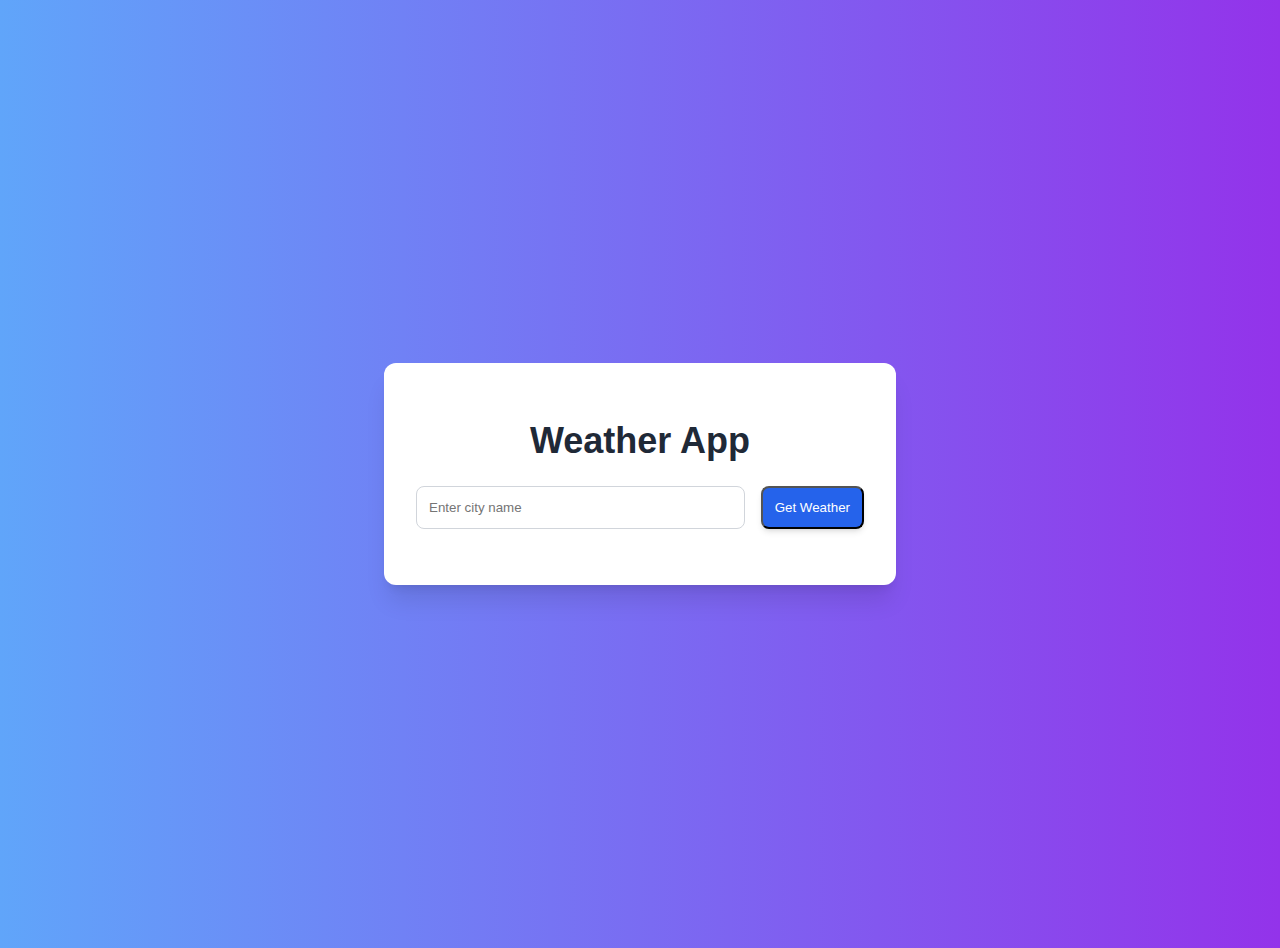
<file: index.html>
<!DOCTYPE html>
<html lang="en">
<head>
    <meta charset="UTF-8">
    <meta name="viewport" content="width=device-width, initial-scale=1.0">
    <title>Weather App</title>
    <link rel="stylesheet" href="style.css">
</head>
<body>
    <div class="container">
        <h1>Weather App</h1>

        <div class="input-group">
            <input
                type="text"
                id="cityInput"
                placeholder="Enter city name"
            />
            <button id="fetchWeatherBtn">
                Get Weather
            </button>
        </div>

        <div class="weather-display">
            <p id="message" class="message"></p>
            <div id="loadingIndicator" class="loading-indicator hidden">Loading weather data...</div>

            <div id="weatherInfo" class="weather-info hidden">
                <h2 id="cityName"></h2>
                <p>Temperature: <span id="temperature"></span></p>
                <p>Humidity: <span id="humidity"></span></p>
                <p>Description: <span id="description"></span></p>
            </div>
        </div>
    </div>

    <script src="script.js"></script>
</body>
</html>
</file>
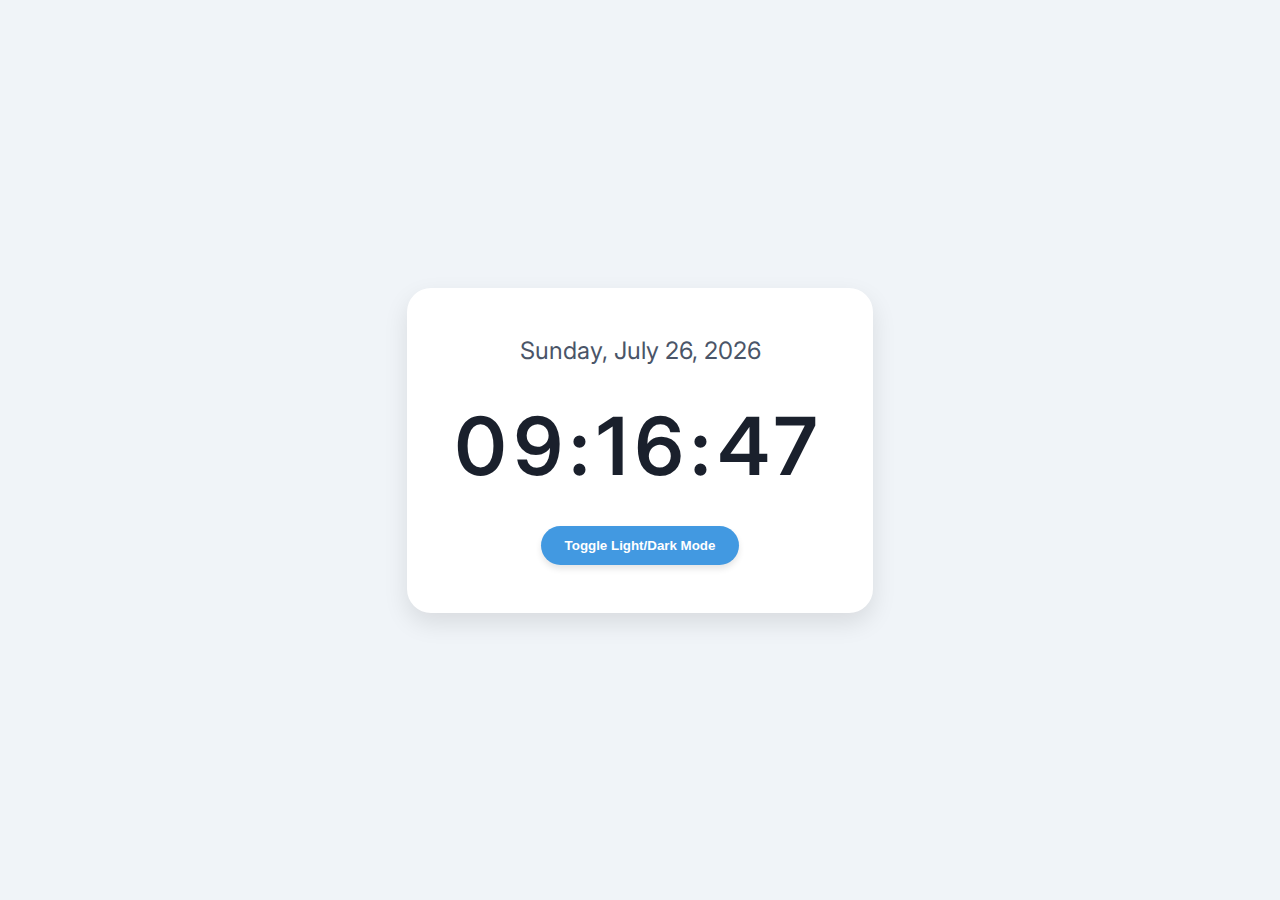
<file: tasks/DigitalClock/index.html>
<!DOCTYPE html>
<html lang="en">
<head>
    <meta charset="UTF-8">
    <meta name="viewport" content="width=device-width, initial-scale=1.0">
    <title>Digital Clock</title>
    <link href="https://fonts.googleapis.com/css2?family=Inter:wght@400;600&display=swap" rel="stylesheet">
    <link rel="stylesheet" href="style.css">
</head>
<body>
    <div class="clock-container">
        <div class="date" id="date"></div>
        <div class="time" id="time"></div>
        <button class="toggle-button" id="modeToggle">Toggle Light/Dark Mode</button>
    </div>

    <script src="script.js"></script>
</body>
</html>
</file>
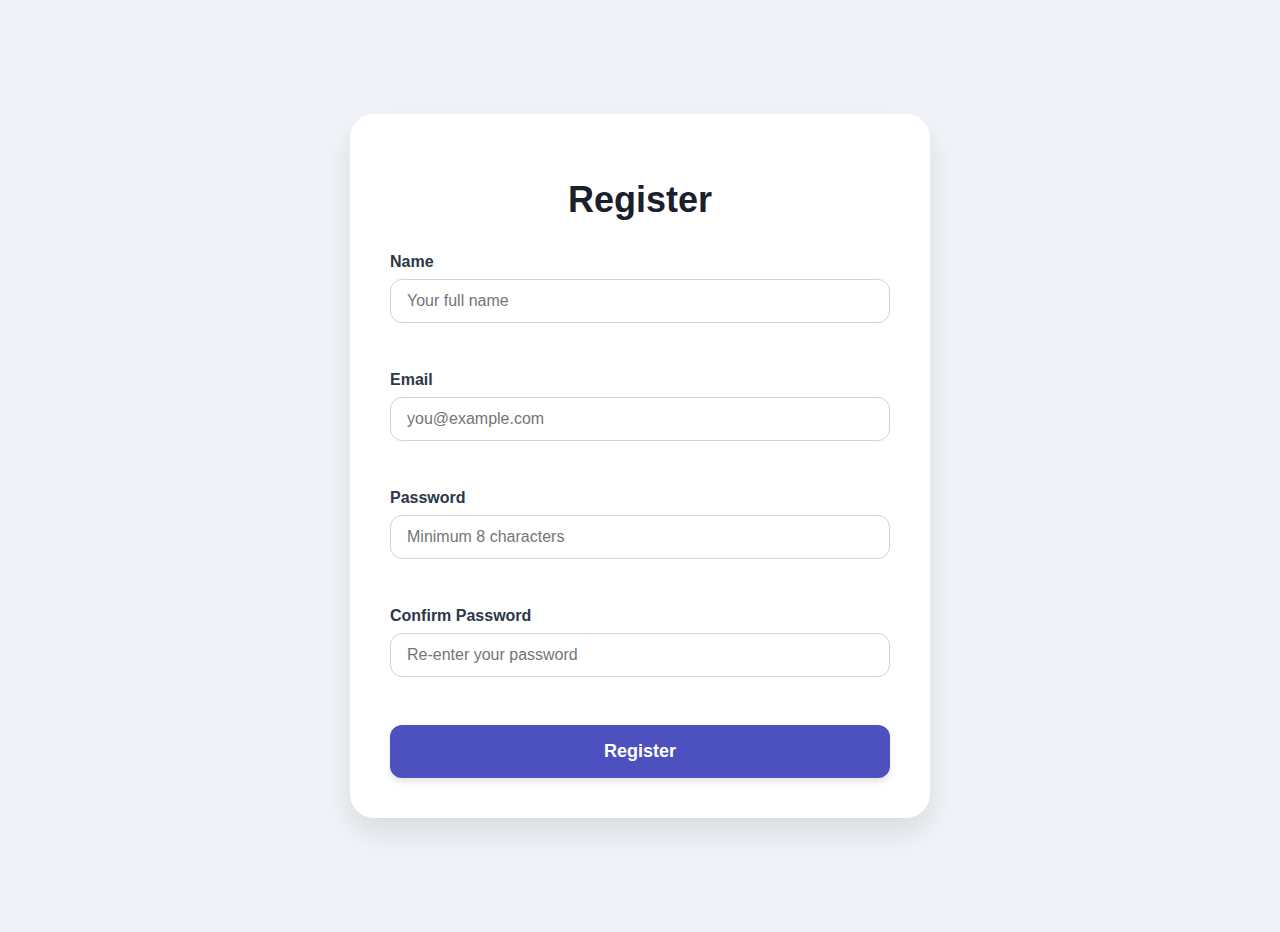
<file: tasks/FormValidation/index.html>
<!DOCTYPE html>
<html lang="en">
<head>
    <meta charset="UTF-8">
    <meta name="viewport" content="width=device-width, initial-scale=1.0">
    <title>Form Validation</title>
    <link rel="stylesheet" href="style.css">
</head>
<body>
    <div class="form-container">
        <h1>Register</h1>

        <form id="registrationForm">
            <div class="form-group">
                <label for="name" class="form-label">Name</label>
                <input type="text" id="name" name="name" class="form-input" placeholder="Your full name">
                <div id="nameError" class="error-message"></div>
            </div>

            <div class="form-group">
                <label for="email" class="form-label">Email</label>
                <input type="email" id="email" name="email" class="form-input" placeholder="you@example.com">
                <div id="emailError" class="error-message"></div>
            </div>

            <div class="form-group">
                <label for="password" class="form-label">Password</label>
                <input type="password" id="password" name="password" class="form-input" placeholder="Minimum 8 characters">
                <div id="passwordError" class="error-message"></div>
            </div>

            <div class="form-group">
                <label for="confirmPassword" class="form-label">Confirm Password</label>
                <input type="password" id="confirmPassword" name="confirmPassword" class="form-input" placeholder="Re-enter your password">
                <div id="confirmPasswordError" class="error-message"></div>
            </div>

            <button type="submit" class="btn-submit">Register</button>
            <div id="formSuccess" class="success-message hidden">Registration successful!</div>
        </form>
    </div>

    
    <script src="script.js"></script>
</body>
</html>
</file>
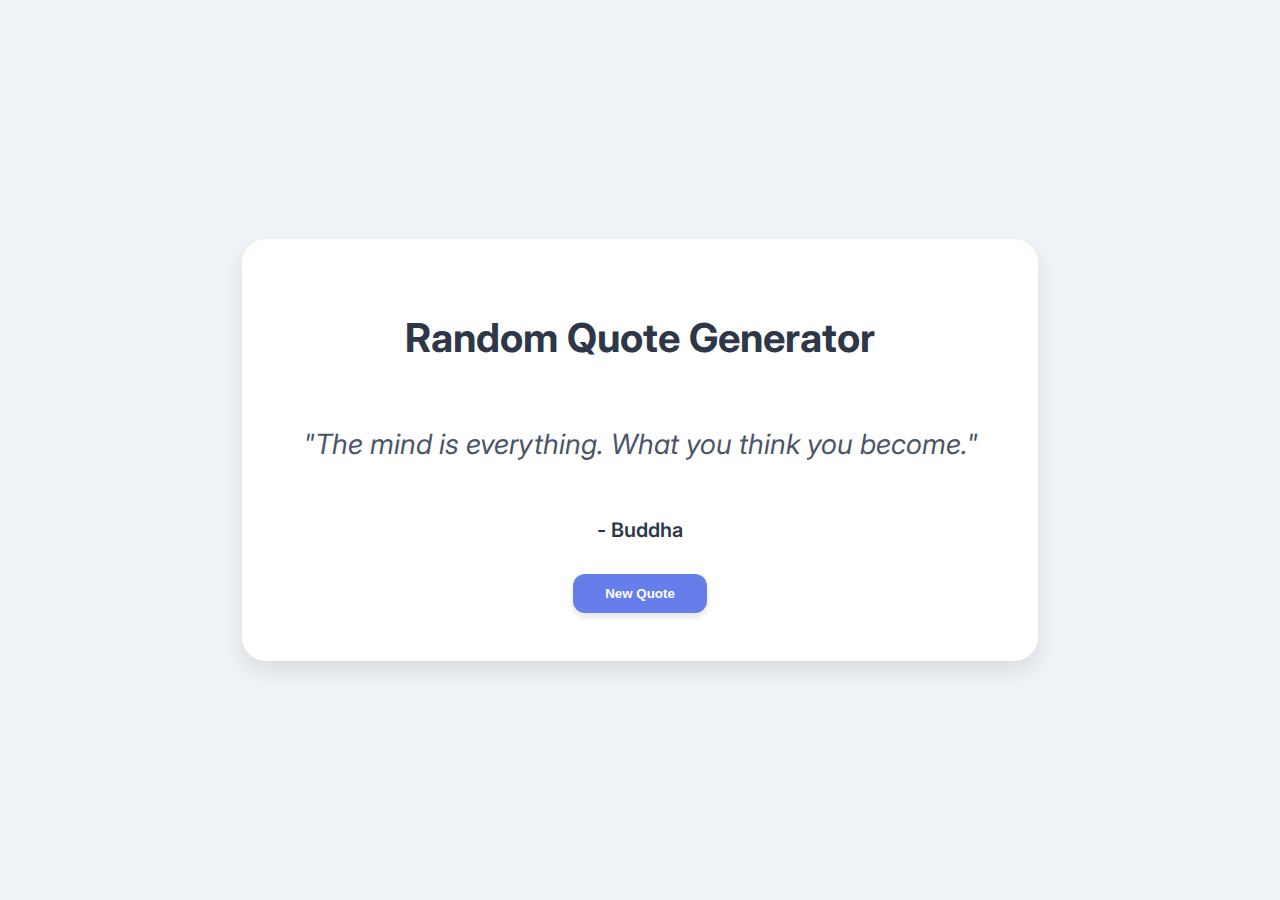
<file: tasks/RandomQuoteGenerator/index.html>
<!DOCTYPE html>
<html lang="en">
<head>
    <meta charset="UTF-8">
    <meta name="viewport" content="width=device-width, initial-scale=1.0">
    <title>Random Quote Generator</title>
    <link href="https://fonts.googleapis.com/css2?family=Inter:wght@400;600&display=swap" rel="stylesheet">
    <link rel="stylesheet" href="style.css">
</head>
<body>
    <div class="quote-container">
        <h1>Random Quote Generator</h1>
        <div id="quoteText" class="quote-text">
            "The only way to do great work is to love what you do."
        </div>
        <div id="quoteAuthor" class="quote-author">
            - Steve Jobs
        </div>
        <button id="newQuoteBtn" class="new-quote-button">New Quote</button>
    </div>

    <script src="script.js"></script>
</body>
</html>
</file>
<file: style.css>
body {
    font-family: 'Inter', sans-serif;
    background: linear-gradient(to right, #60a5fa, #9333ea);
    min-height: 100vh;
    display: flex;
    align-items: center;
    justify-content: center;
    padding: 16px;
}

.container {
    background-color: #ffffff;
    padding: 32px;
    border-radius: 12px;
    box-shadow: 0 20px 25px -5px rgba(0, 0, 0, 0.1), 0 8px 10px -6px rgba(0, 0, 0, 0.1);
    width: 100%;
    max-width: 448px;
    transform: scale(1);
    transition: transform 300ms ease-in-out;
}

.container:hover {
    transform: scale(1.05);
}

h1 {
    font-size: 36px;
    font-weight: 700;
    text-align: center;
    color: #1f2937;
    margin-bottom: 24px;
}

.input-group {
    display: flex;
    flex-direction: column;
    gap: 16px;
    margin-bottom: 24px;
}

@media (min-width: 640px) {
    .input-group {
        flex-direction: row;
    }
}

input[type="text"] {
    flex-grow: 1;
    padding: 12px;
    border: 1px solid #d1d5db;
    border-radius: 8px;
    outline: none;
    color: #374151;
}

input[type="text"]:focus {
    border-color: #3b82f6;
    box-shadow: 0 0 0 2px #3b82f6;
}

button {
    background-color: #2563eb;
    color: #ffffff;
    padding: 12px;
    border-radius: 8px;
    box-shadow: 0 4px 6px -1px rgba(0, 0, 0, 0.1), 0 2px 4px -2px rgba(0, 0, 0, 0.1);
    transition: background-color 200ms ease-in-out, transform 200ms ease-in-out, box-shadow 200ms ease-in-out;
    outline: none;
}

button:hover {
    background-color: #1d4ed8;
    transform: scale(1.05);
}

button:focus {
    box-shadow: 0 0 0 2px #3b82f6, 0 0 0 4px rgba(59, 130, 246, 0.5);
}

.weather-display {
    text-align: center;
}

.message {
    color: #ef4444;
    font-size: 18px;
    margin-bottom: 16px;
}

.loading-indicator {
    color: #2563eb;
    font-size: 18px;
    margin-bottom: 16px;
}

.hidden {
    display: none;
}

.weather-info h2 {
    font-size: 30px;
    font-weight: 600;
    color: #111827;
    margin-bottom: 8px;
}

.weather-info p {
    color: #374151;
    font-size: 20px;
    margin-bottom: 4px;
}

.weather-info p:last-child {
    margin-bottom: 16px;
}

.weather-info span {
    font-weight: 700;
    text-transform: capitalize;
}
</file>
<file: tasks/DigitalClock/style.css>
body {
    font-family: 'Inter', sans-serif;
    display: flex;
    justify-content: center;
    align-items: center;
    min-height: 100vh;
    margin: 0;
    background-color: #f0f4f8;
    color: #1a202c;
}

body.dark-mode {
    background-color: #1a202c;
    color: #e2e8f0;
}

.clock-container {
    background-color: #ffffff;
    padding: 48px;
    border-radius: 24px;
    box-shadow: 0 10px 25px rgba(0, 0, 0, 0.1);
    text-align: center;
}

body.dark-mode .clock-container {
    background-color: #2d3748;
}

.time {
    font-size: 80px;
    font-weight: 600;
    margin-bottom: 32px;
    letter-spacing: 0.1em;
}

.date {
    font-size: 24px;
    margin-bottom: 32px;
    color: #4a5568;
}

body.dark-mode .date {
    color: #a0aec0;
}

.toggle-button {
    padding: 12px 24px;
    border-radius: 9999px;
    background-color: #4299e1;
    color: white;
    font-weight: 600;
    border: none;
    cursor: pointer;
    box-shadow: 0 4px 6px rgba(0, 0, 0, 0.1);
}

.toggle-button:hover {
    background-color: #3182ce;
}
</file>
<file: tasks/FormValidation/style.css>
body {
            font-family: 'Inter', sans-serif;
            background-color: #f0f4f8;
            display: flex;
            justify-content: center;
            align-items: center;
            min-height: 100vh;
            padding: 1rem;
            margin: 0;
        }
        .form-container {
            background-color: #ffffff;
            border-radius: 1.5rem;
            box-shadow: 0 15px 30px rgba(0, 0, 0, 0.1);
            padding: 2.5rem;
            max-width: 500px;
            width: 100%;
        }
        h1 {
            font-size: 2.25rem;
            font-weight: 800;
            color: #1a202c;
            text-align: center;
            margin-bottom: 2rem;
        }
        .form-group {
            margin-bottom: 1.25rem;
        }
        .form-label {
            display: block;
            font-weight: 600;
            color: #2d3748;
            margin-bottom: 0.5rem;
        }
        .form-input {
            width: 100%;
            padding: 0.75rem 1rem;
            border: 1px solid #cbd5e0;
            border-radius: 0.75rem;
            box-sizing: border-box;
            font-size: 1rem;
        }
        .form-input:focus {
            outline: none;
            border-color: #3b82f6;
            box-shadow: 0 0 0 3px rgba(59, 130, 246, 0.2);
        }
        .error-message {
            color: #ef4444;
            font-size: 0.875rem;
            margin-top: 0.5rem;
            height: 1.25rem;
        }
        .hidden {
            display: none !important;
        }
        .btn-submit {
            width: 100%;
            background-color: #4c51bf;
            color: white;
            padding: 1rem 1.5rem;
            border-radius: 0.75rem;
            font-weight: 700;
            font-size: 1.125rem;
            box-shadow: 0 4px 6px rgba(0, 0, 0, 0.1);
            border: none;
            cursor: pointer;
        }
        .btn-submit:hover {
            background-color: #3c429f;
        }
        .btn-submit:active {
            box-shadow: none;
        }
        .success-message {
            color: #38a169;
            font-weight: 600;
            text-align: center;
            margin-top: 1.5rem;
        }
</file>
<file: tasks/RandomQuoteGenerator/style.css>
body {
      font-family: 'Inter', sans-serif;
      display: flex;
      justify-content: center;
      align-items: center;
      min-height: 100vh;
      margin: 0;
      background-color: #f0f4f8;
      color: #2d3748;
  }

  .quote-container {
      background-color: #ffffff;
      padding: 3rem;
      border-radius: 1.5rem;
      box-shadow: 0 10px 25px rgba(0, 0, 0, 0.1);
      text-align: center;
      width: 90%;
      max-width: 700px;
  }

  .quote-container h1 {
      font-size: 2.5rem;
      font-weight: 700;
      margin-bottom: 2rem;
  }

  .quote-text {
      font-size: 1.75rem;
      font-style: italic;
      margin-bottom: 1.5rem;
      line-height: 1.5;
      color: #4a5568;
      min-height: 100px;
      display: flex;
      align-items: center;
      justify-content: center;
  }

  .quote-author {
      font-size: 1.25rem;
      font-weight: 600;
      color: #2d3748;
      margin-bottom: 2rem;
  }

  .new-quote-button {
      padding: 0.75rem 2rem;
      border-radius: 0.75rem;
      background-color: #667eea;
      color: white;
      font-weight: 600;
      border: none;
      cursor: pointer;
      box-shadow: 0 4px 6px rgba(0, 0, 0, 0.1);
  }

  .new-quote-button:hover {
      background-color: #5a67d8;
  }
</file>
